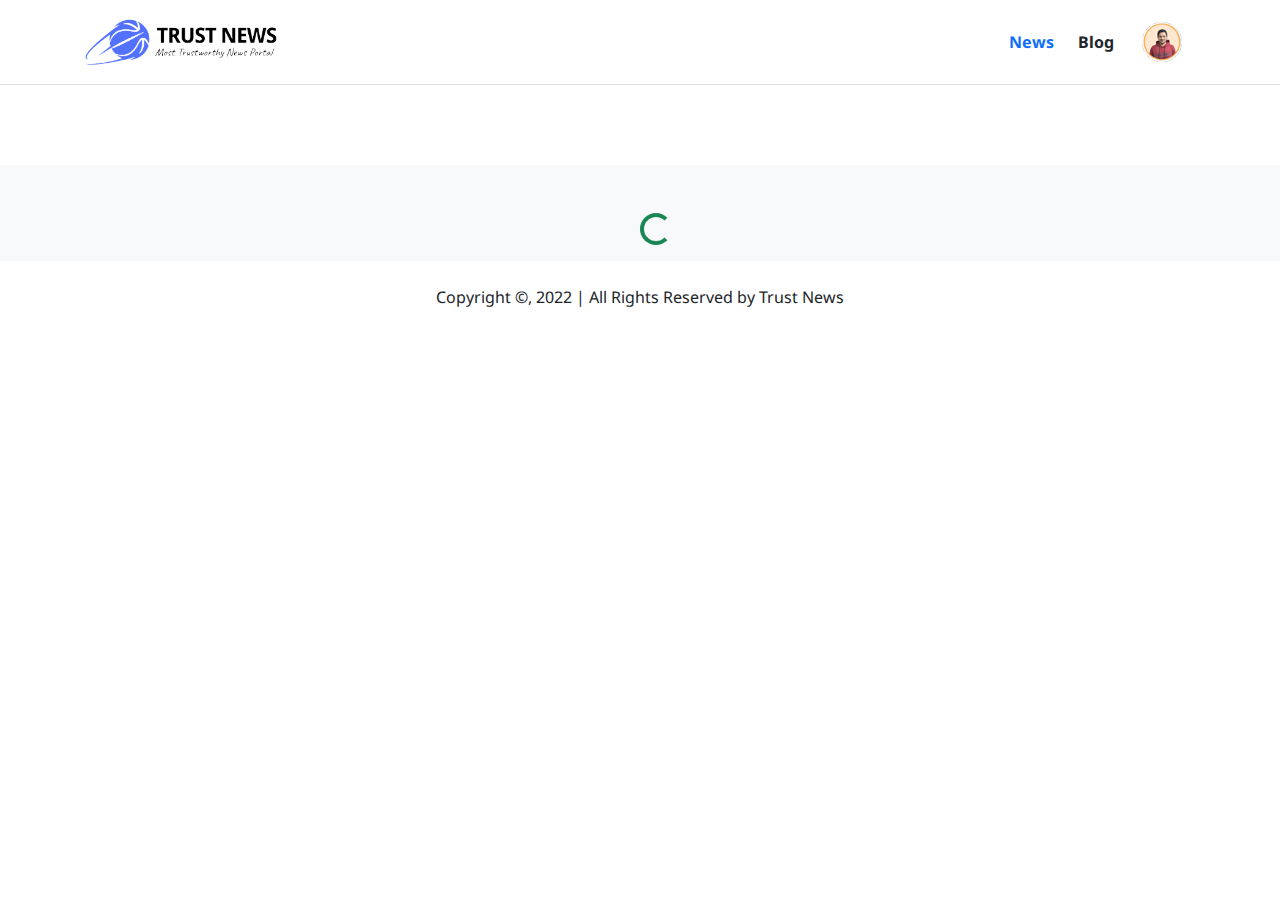
<file: index.html>
<!DOCTYPE html>
<html lang="en">
<head>
    <meta charset="UTF-8">
    <meta http-equiv="X-UA-Compatible" content="IE=edge">
    <meta name="viewport" content="width=device-width, initial-scale=1.0">
    <title>Trust News | Best Trustworthy News Portal For You</title>
    <link rel="icon" href="images/favicon.png" type="image/png">

    
    <!--==| All CSS Link Start Here |==-->
    <!--Noto Sans Font-->
    <link href="https://fonts.googleapis.com/css2?family=Noto+Sans:ital,wght@0,400;0,500;0,600;0,700;0,800;1,400;1,700&display=swap" rel="stylesheet">
    <!--Font Awesome-->
    <link rel="stylesheet" href="https://cdnjs.cloudflare.com/ajax/libs/font-awesome/6.1.1/css/all.min.css"/>
    <!--Bootstrap-->
    <link href="https://cdn.jsdelivr.net/npm/bootstrap@5.2.0/dist/css/bootstrap.min.css" rel="stylesheet">
    <!--Custom CSS-->
    <link rel="stylesheet" href="css/style.css">
    <!--==| All CSS Link End Here |==-->
</head>
<body>
    <!--==| Header Section Start Here |==-->
    <header>
        <!--==| Top Navbar Menu Start |==-->
        <section class="top-nav border-bottom">
            <div class="navbar-light ">
                <nav class="navbar navbar-expand-lg">
                    <div class="container py-1">
                        <!-- Logo -->
                        <a class="navbar-brand" href="index.html"> <img src="images/trust-news-logo.png" height="50" alt=" Logo" /></a>
                        <!-- All Menu -->
                        <div id="nav-menu" class="d-flex align-items-center">
                            <a href="index.html"><button type="button" class="btn active border-0 fw-bold ">News</button></a>
                            <a href="blog.html"> <button type="button" class="btn border-0 fw-bold">Blog</button></a>
                            <a class="px-3" href="#"><img class="img-fluid" src="images/obaedul-islam.png" alt=""></a>
                        </div>
                    </div>
                </nav>
            </div>
        </section>
        <!--==| Top Navbar Menu End |==-->

        <!--==| Bottom Categories Menu Start|==-->
        <section class="container bottom-nav ">
            <div class="all-categories py-4">
                <div id="categories-menu" class="container d-flex justify-content-between align-items-center flex-wrap my-3">

                </div>
            </div>
        </section>
         <!--==| Bottom Categories Menu End |==-->
    </header>
    <!--==| Header Section End Here |==-->


    <!--==| Main Section Start Here |==-->
    <main class="py-5 bg-light">

         <!--==| Spinner Section Start Here |==-->
         <section class="container">
            <div id="spinner" class="text-center d-none position-absolute top-20 start-50">
                <div class="spinner-border text-success" role="status">
                    <span class="visually-hidden">Loading...</span>
                </div>
            </div>
         </section>
         <!--==| Spinner Section End Here |==-->
         <!--==| News Items Found Section Start Here |==-->
        <section class="container news-count mb-4">
            <div class="mt-1">
                <h5 id="items-found" class="bg-white p-3 d-none rounded-3"></h5>
            </div>
        </section>
        <!--==| News Items Found Section Start Here |==-->
        
        <!--==|Sorting Section Start Here |==-->
        <section class="container">
            <div id="sort-by-view" class="d-none">
                <div class="d-md-flex justify-content-md-between mb-4">

                    <div class="d-flex align-items-center justify-content-center  py-3">
                        <div>
                            <span>Sort By View:</span>
                        </div>
                        
                        <div>
                            <select class="form-select border-0" aria-label="Disabled select example">
                                <option selected>Default</option>
                                <option value="1">Popular</option>
                                <option value="2">Latest</option>
                              </select>
                        </div>
                    </div>
                    <div id="nav-menu" class="d-flex align-items-center justify-content-center py-3">
                        <button type="button" class="btn active px-3 me-2">Today’s Pick</button>
                        <button type="button" class="btn btn-outline-info bg-white">Trending</button>
                    </div>
                </div>
            </div>
        </section>
        <!--==| Sorting Section Start Here |==-->
        <!--==| All News Categories Section Start Here |==-->
        <section class="container" data-bs-toggle="modal" data-bs-target="#newsDetailsModal">
            <div id="news-categories-container" class="row row-cols-1 g-4 categories-container">

              </div>
        </section>
        <!--==| All News Categories Section End Here |==-->

        <!--==| News Categories Deatils Start Here |==-->
        <section class="modal-section container">
            <div class="modal fade modal-lg" id="newsDetailsModal" tabindex="-1" aria-labelledby="newsDetailsModalLabel"
            aria-hidden="true">
                <div class="modal-dialog">
                    <div class="modal-content">
                        <div class="modal-header">
                            <h5 class="modal-title" id="newsDetailsModalLabel">Full Detail's News</h5>
                            <button type="button" class="btn-close" data-bs-dismiss="modal" aria-label="Close"></button>
                        </div>
                        
                        <div id="modal-body" class="modal-body">

                        </div>

                        <div class="modal-footer">
                            <button type="button" class="btn btn-primary" data-bs-dismiss="modal">Close</button>
                        </div>
                    </div>
                </div>
            </div>
        </section>
        <!--==|  News Categories Deatils Section Start Here |==-->

    </main>
    <!--==| Main Section End Here |==-->


    <!--==| Footer Section Start Here |==-->
    <footer class="py-4 bg-white ">
        <section class="footer-section container">
            <div class="footer-text">
                <p class="text-center mb-0 pb-0">Copyright &copy, 2022 | All Rights Reserved by Trust News</p>
            </div>
        </section>
    </footer>
    <!--==| Footer Section End Here |==-->



    <!--==| All JS Link Start Here |==-->
    <script src="https://cdn.jsdelivr.net/npm/bootstrap@5.2.0/dist/js/bootstrap.bundle.min.js"></script>
    <script src="js/app.js"></script>
    <!--==| All JS Link End Here |==-->
</body>
</html>
</file>
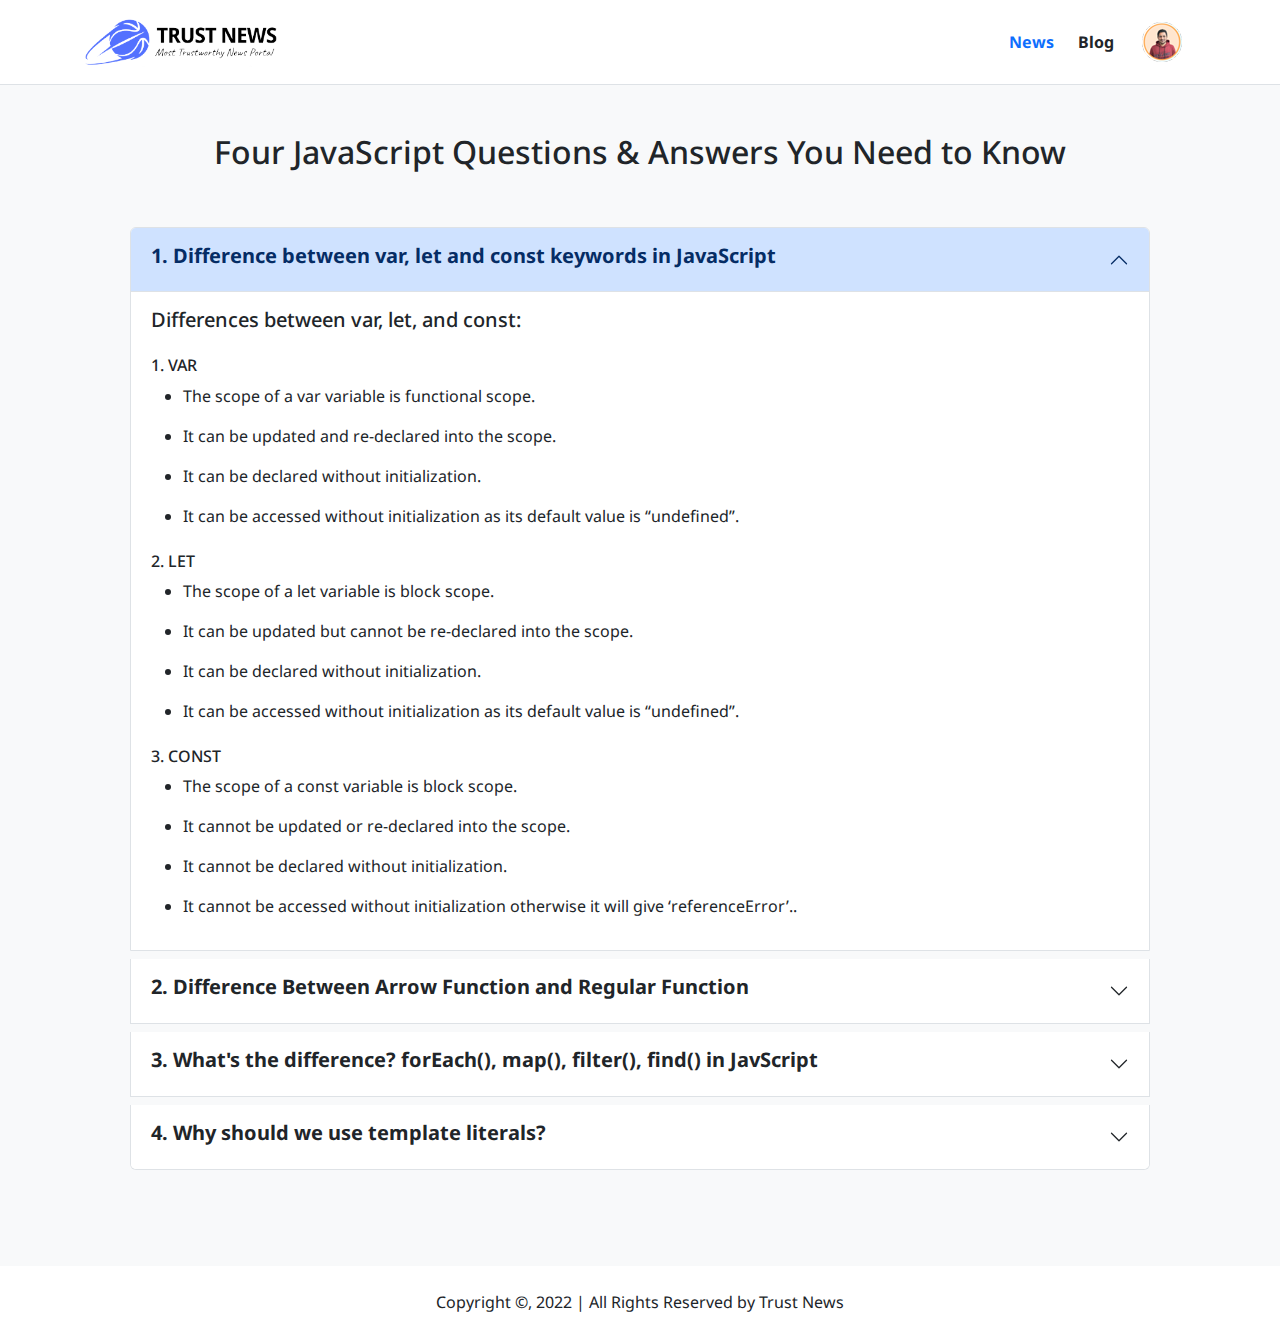
<file: blog.html>
<!DOCTYPE html>
<html lang="en">
<head>
    <meta charset="UTF-8">
    <meta http-equiv="X-UA-Compatible" content="IE=edge">
    <meta name="viewport" content="width=device-width, initial-scale=1.0">
    <title>Trust News | Best Trustworthy News Portal For You</title>
    <link rel="icon" href="images/favicon.png" type="image/png">

    
    <!--==| All CSS Link Start Here |==-->
    <!--Noto Sans Font-->
    <link href="https://fonts.googleapis.com/css2?family=Noto+Sans:ital,wght@0,400;0,500;0,600;0,700;0,800;1,400;1,700&display=swap" rel="stylesheet">
    <!--Font Awesome-->
    <link rel="stylesheet" href="https://cdnjs.cloudflare.com/ajax/libs/font-awesome/6.1.1/css/all.min.css"/>
    <!--Bootstrap-->
    <link href="https://cdn.jsdelivr.net/npm/bootstrap@5.2.0/dist/css/bootstrap.min.css" rel="stylesheet">
    <!--Custom CSS-->
    <link rel="stylesheet" href="css/style.css">
    <!--==| All CSS Link End Here |==-->
</head>
<body>
    <!--==| Header Section Start Here |==-->
    <header>
        <!--==| Top Navbar Menu Start |==-->
        <section class="top-nav border-bottom">
            <div class="navbar-light ">
                <nav class="navbar navbar-expand-lg">
                    <div class="container py-1">
                        <!-- Logo -->
                        <a class="navbar-brand" href="index.html"> <img src="images/trust-news-logo.png" height="50" alt=" Logo" /></a>
                        <!-- All Menu -->
                        <div id="nav-menu" class="d-flex align-items-center">
                            <a href="index.html"><button type="button" class="btn active border-0 fw-bold ">News</button></a>
                            <a href="blog.html"> <button type="button" class="btn border-0 fw-bold">Blog</button></a>
                            <a class="px-3" href="#"><img class="img-fluid" src="images/obaedul-islam.png" alt=""></a>
                        </div>
                    </div>
                </nav>
            </div>
        </section>
        <!--==| Top Navbar Menu End |==-->
    </header>
    <!--==| Header Section End Here |==-->


    <!--==| Main Section Start Here |==-->
    <main class="py-5 bg-light">
        <section>
            <div id="faqs" class="container">
                <h2 class="text-center">Four JavaScript Questions & Answers You Need to Know</h2>
                <div class="accordion p-lg-5" id="accordionExample">
                    <div class="accordion-item">
                        <h3 class="accordion-header" id="headingOne">
                            <button class="accordion-button  type="button" data-bs-toggle="collapse"
                                data-bs-target="#collapseOne" aria-expanded="true" aria-controls="collapseOne">
                                <h5 class="fw-bold">1. Difference between var, let and const keywords in JavaScript</h5>
                            </button>
                        </h3>
                        <div id="collapseOne" class="accordion-collapse collapse show" aria-labelledby="headingOne"
                            data-bs-parent="#accordionExample">
                            <div class="accordion-body">
                                <h5>Differences between var, let, and const:</h5>
                               <h6 class="mt-4">1. VAR</h6>
                               <ul>
                                    <li><p>The scope of a var variable is functional scope.</p></li>
                                    <li><p>It can be updated and re-declared into the scope.</p></li>
                                    <li><p>It can be declared without initialization.</p></li>
                                    <li><p>It can be accessed without initialization as its default value is “undefined”.</p></li>
                               </ul>
                               <h6 class="mt-4">2. LET</h6>
                               <ul>
                                    <li><p>The scope of a let variable is block scope.</p></li>
                                    <li><p>It can be updated but cannot be re-declared into the scope.</p></li>
                                    <li><p>It can be declared without initialization.</p></li>
                                    <li><p>It can be accessed without initialization as its default value is “undefined”.</p></li>
                               </ul>
                               <h6 class="mt-4">3. CONST</h6>
                               <ul>
                                    <li><p>The scope of a const variable is block scope.</p></li>
                                    <li><p>It cannot be updated or re-declared into the scope.</p></li>
                                    <li><p>It cannot be declared without initialization.</p></li>
                                    <li><p>It cannot be accessed without initialization otherwise it will give ‘referenceError’..</p></li>
                               </ul>
                            </div>
                        </div>
                    </div>
                    <div class="accordion-item mt-2">
                        <h2 class="accordion-header" id="headingTwo">
                            <button class="accordion-button collapsed" type="button" data-bs-toggle="collapse"
                                data-bs-target="#collapseTwo" aria-expanded="false" aria-controls="collapseTwo">
                                <h5 class="fw-bold">2. Difference Between Arrow Function and Regular Function</h5>
                            </button>
                        </h2>
                        <div id="collapseTwo" class="accordion-collapse collapse" aria-labelledby="headingTwo"
                            data-bs-parent="#accordionExample">
                            <div class="accordion-body">
                                An arrow function is also known as the fat arrow function. It is a new featureintroduced in ES6 that is a more concise syntax for writing function expressions. Bothregular JavaScript functions and arrow functions work in a similar manner but there aresome differences between them. Let's see the differences below: -
                                <ul class="mt-4">
                                    <li><p>Syntax</p></li>
                                    <li><p>Arguments binding</p></li>
                                    <li><p>Use of this keyword.</p></li>
                                    <li><p>Using a new keyword.</p></li>
                               </ul>
                            </div>
                        </div>
                    </div>
                    <div class="accordion-item mt-2">
                        <h2 class="accordion-header" id="headingThree">
                            <button class="accordion-button fw-bold collapsed" type="button" data-bs-toggle="collapse"
                                data-bs-target="#collapseThree" aria-expanded="false" aria-controls="collapseThree">
                                <h5 class="fw-bold">3. What's the difference? forEach(), map(), filter(), find() in JavScript </h5>
                                
                            </button>
                        </h2>
                        <div id="collapseThree" class="accordion-collapse collapse" aria-labelledby="headingThree"
                            data-bs-parent="#accordionExample">
                            <div class="accordion-body">
                                <p><strong>forEach(),</strong> is used to execute the same code on every element in an
                                    array but does not change the array and it returns undefined.</p>
                                <p><strong>map()</strong> executes the same code on every element in an array and returns a new array with the updated elements. </p>
                                <p><strong>filter()</strong> checks every element in an array to see if it meets a certain
                                    criteria and returns a new array with the elements that return truthy for the criteria.</p>
                               <p> The <strong>find()</strong> method returns the first value that matches from the
                                collection. Once it matches the value in findings, it will not check the remaining
                                values in the array collection.</p>
                            </div>
                        </div>
                    </div>
                    <div class="accordion-item mt-2">
                        <h2 class="accordion-header" id="headingFour">
                            <button class="accordion-button fw-bold collapsed" type="button" data-bs-toggle="collapse"
                                data-bs-target="#collapseFour" aria-expanded="false" aria-controls="collapseFour">
                                <h5 class="fw-bold">4. Why should we use template literals?</h5>
                                
                            </button>
                        </h2>
                        <div id="collapseFour" class="accordion-collapse collapse" aria-labelledby="headingFour"
                            data-bs-parent="#accordionExample">
                            <div class="accordion-body">
                                <p>Template literals are literals delimited with backtick (`) characters, allowing for
                                    multi-line strings, for string interpolation with embedded expressions, and for special
                                    constructs called tagged templates.</p>
                                <p>Template literals are sometimes informally called template strings, because they are
                                    used most commonly for string interpolation (to create strings by doing substitution of
                                    placeholders). However, a tagged template literal may not result in a string; it can be
                                    used with a custom tag function to perform whatever operations you want on the different
                                    parts of the template literal.</p>

                            </div>
                        </div>
                    </div>
                </div>
            </div>
        </section>
        

    </main>
    <!--==| Main Section End Here |==-->


    <!--==| Footer Section Start Here |==-->
    <footer class="py-4 bg-white ">
        <section class="footer-section container">
            <div class="footer-text">
                <p class="text-center mb-0 pb-0">Copyright &copy, 2022 | All Rights Reserved by Trust News</p>
            </div>
        </section>
    </footer>
    <!--==| Footer Section End Here |==-->



    <!--==| All JS Link Start Here |==-->
    <script src="https://cdn.jsdelivr.net/npm/bootstrap@5.2.0/dist/js/bootstrap.bundle.min.js"></script>
    <script src="js/app.js"></script>
    <!--==| All JS Link End Here |==-->
</body>
</html>
</file>
<file: css/style.css>
/* ===| Common CSS Start Here |=== */
body{
    font-family: 'Noto Sans', sans-serif;
}
/* ===| Common CSS End Here |=== */
/* ===| Menu CSS Start Here |=== */
.category-btn {
    border: none;
    outline: none;
    border-radius: 10px;
    transition: .5s;
  }
  .active, .btn:hover {
    background-color: #F8F9FA;
  }
  .btn-active, .category-btn:hover {
    background-color: rgb(0,123,255);
    color: white !important;
  }
/* ===| Menu CSS Start End |=== */
</file>
